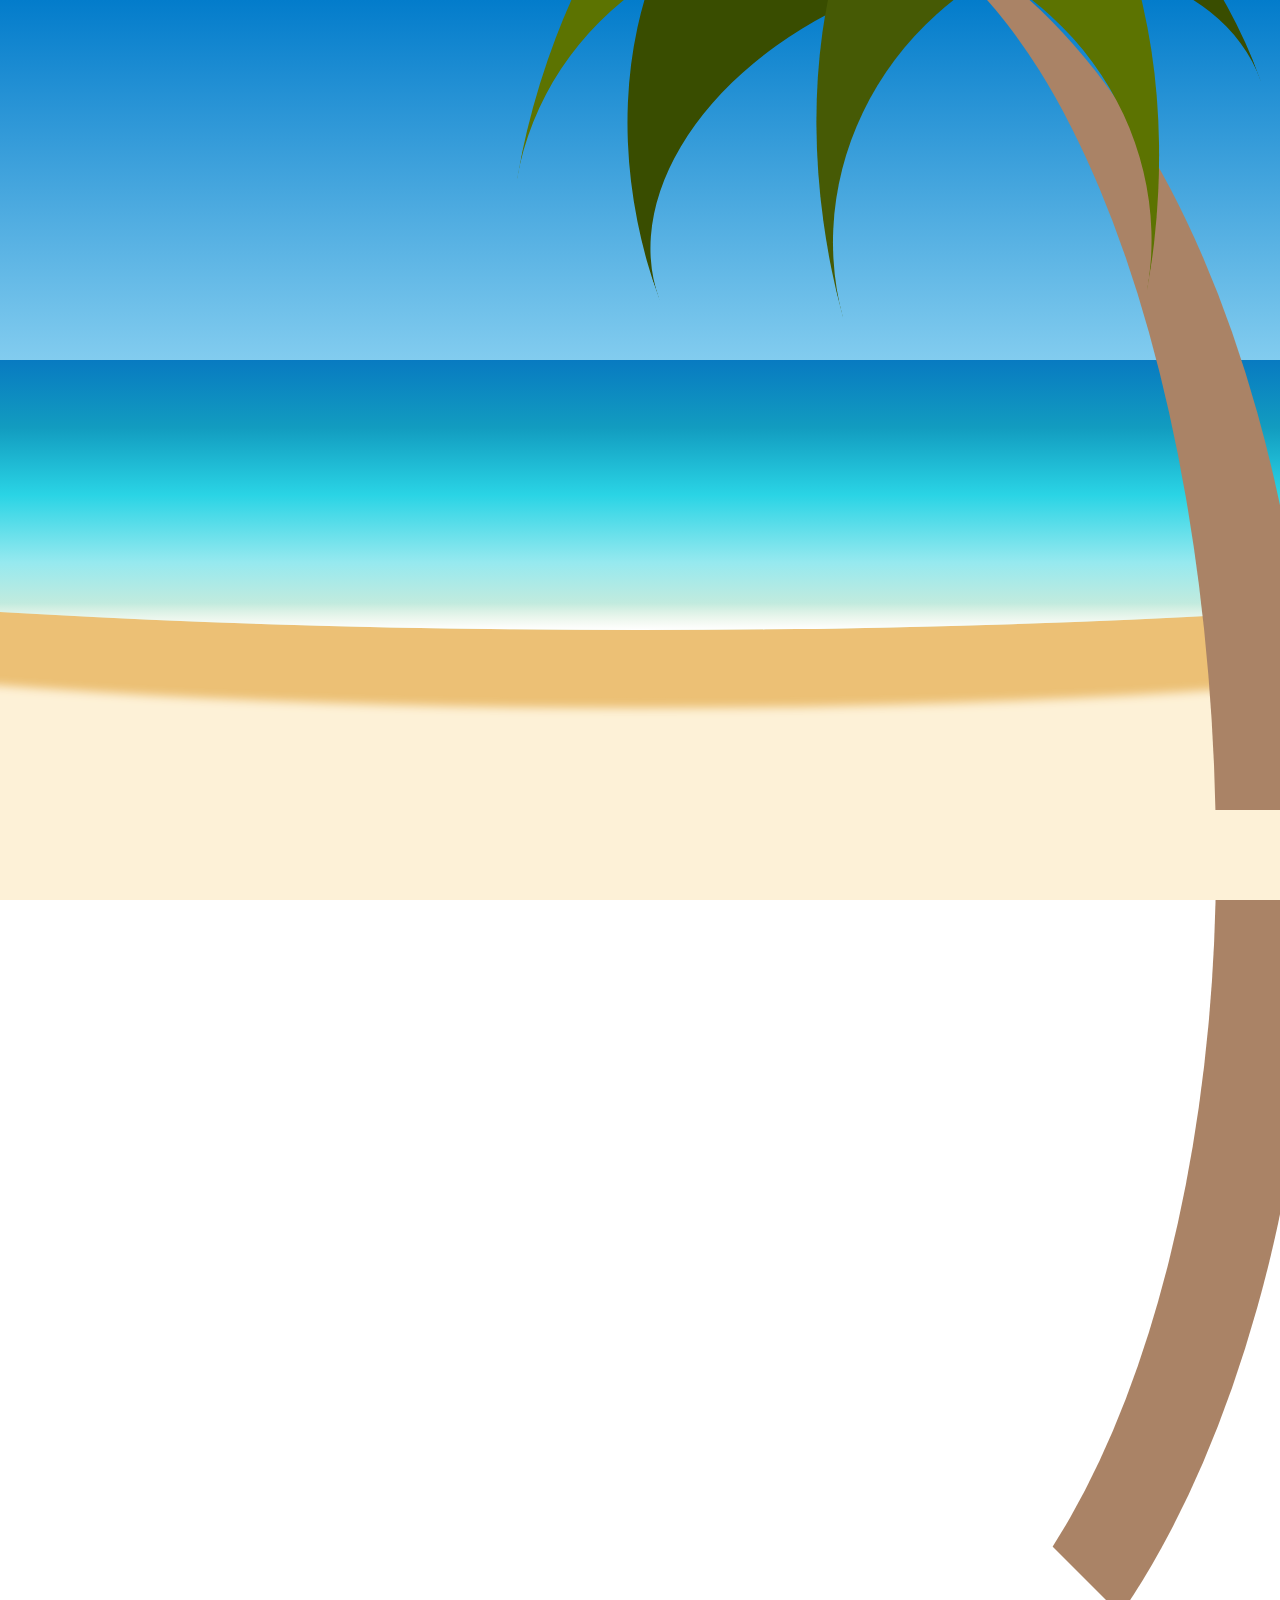
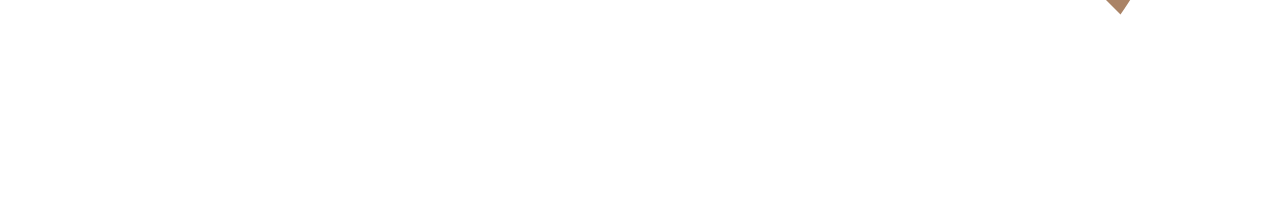
<file: tropical-beach/index.html>
<!DOCTYPE html>
<html lang="en" >
<head>
  <meta charset="UTF-8">
  <title>Tropical</title>
  <link rel="stylesheet" href="./tropicalbeachstyle.css">

</head>
<body>
<!-- partial:index.partial.html -->
<div class="sky"></div>
<div class="sand"></div>
<div class="wet-sand"></div>
<div class="sea">
  <div class="seafoam"></div>
</div>
<div class="palm-tree">
  <div class="trunk"></div>
  <div class="leaves">
    <div class="leaves-1"></div>
    <div class="leaves-2"></div>
    <div class="leaves-3"></div>
  </div>
</div>
<div class="sand-front"></div>
<!-- partial -->
  
</body>
</html>
</file>
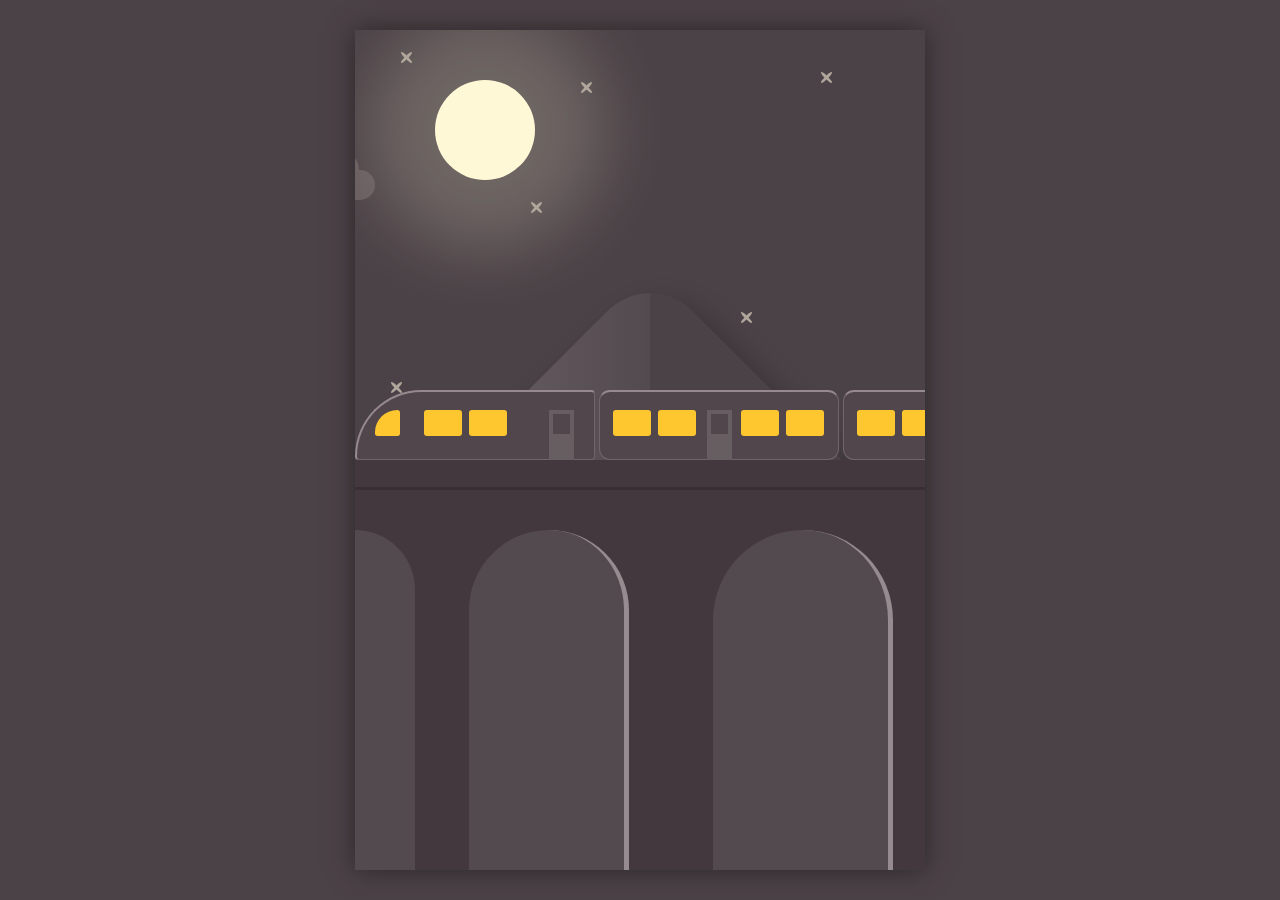
<file: viaje-en-tren/index.html>
<!DOCTYPE html>
<html lang="en">

<head>
    <meta charset="UTF-8">
    <title>Night train animation</title>
    <link rel="stylesheet" href="./night-train-animationstyle.css">

</head>

<body>
    <!-- partial:index.partial.html -->
    <div class="container">
        <div class="moon"></div>
        <div class="clouds">
            <div class="cloud"></div>
            <div class="cloud"></div>
            <div class="cloud"></div>
            <div class="cloud"></div>
            <div class="cloud"></div>
        </div>
        <!-- Clouds end -->
        <div class="stars">
            <div class="star"></div>
            <div class="star"></div>
            <div class="star"></div>
            <div class="star"></div>
            <div class="star"></div>
            <div class="star"></div>
            <div class="star"></div>
        </div>
        <!-- Stars end -->
        <div class="mountain"></div>

        <div class="train-container">
            <div class="train">
                <div class="train-car train-head">
                    <div class="train-windows">
                        <div class="train-head-window"></div>
                        <div class="w-left"></div>
                        <div class="w-right"></div>
                    </div>
                    <div class="train-door"></div>
                </div>
                <!-- Train head end -->
                <div class="train-car">
                    <div class="train-windows">
                        <div class="w-left"></div>
                        <div class="w-right"></div>
                    </div>
                    <div class="train-door"></div>
                    <div class="train-windows">
                        <div class="w-left"></div>
                        <div class="w-right"></div>
                    </div>
                </div>
                <!-- Train car end -->
                <div class="train-car">
                    <div class="train-windows">
                        <div class="w-left"></div>
                        <div class="w-right"></div>
                    </div>
                    <div class="train-door"></div>
                    <div class="train-windows">
                        <div class="w-left"></div>
                        <div class="w-right"></div>
                    </div>
                </div>
                <!-- Train car end -->
                <div class="train-car">
                    <div class="train-windows">
                        <div class="w-left"></div>
                        <div class="w-right"></div>
                    </div>
                    <div class="train-door"></div>
                    <div class="train-windows">
                        <div class="w-left"></div>
                        <div class="w-right"></div>
                    </div>
                </div>
                <!-- Train car end -->
                <div class="train-car">
                    <div class="train-windows">
                        <div class="w-left"></div>
                        <div class="w-right"></div>
                    </div>
                    <div class="train-door"></div>
                    <div class="train-windows">
                        <div class="w-left"></div>
                        <div class="w-right"></div>
                    </div>
                </div>
                <!-- Train car end -->
                <div class="train-car train-end">
                    <div class="train-windows">
                        <div class="train-end-window"></div>
                        <div class="w-left"></div>
                        <div class="w-right"></div>
                    </div>
                    <div class="train-door"></div>
                </div>
                <!-- Train head end -->
            </div>
            <!-- Train end -->
            <div class="train-track">
                <div class="ledge"></div>
                <div class="pillar">
                    <div class="pillar-left"></div>
                    <div class="pillar-middle"></div>
                    <div class="pillar-right"></div>
                </div>
            </div>
            <!-- train-track end -->
        </div>
        <!-- train-container end -->
    </div>
    <!-- partial -->
    <script src="./night-train-animationscript.js"></script>

</body>

</html>
</file>
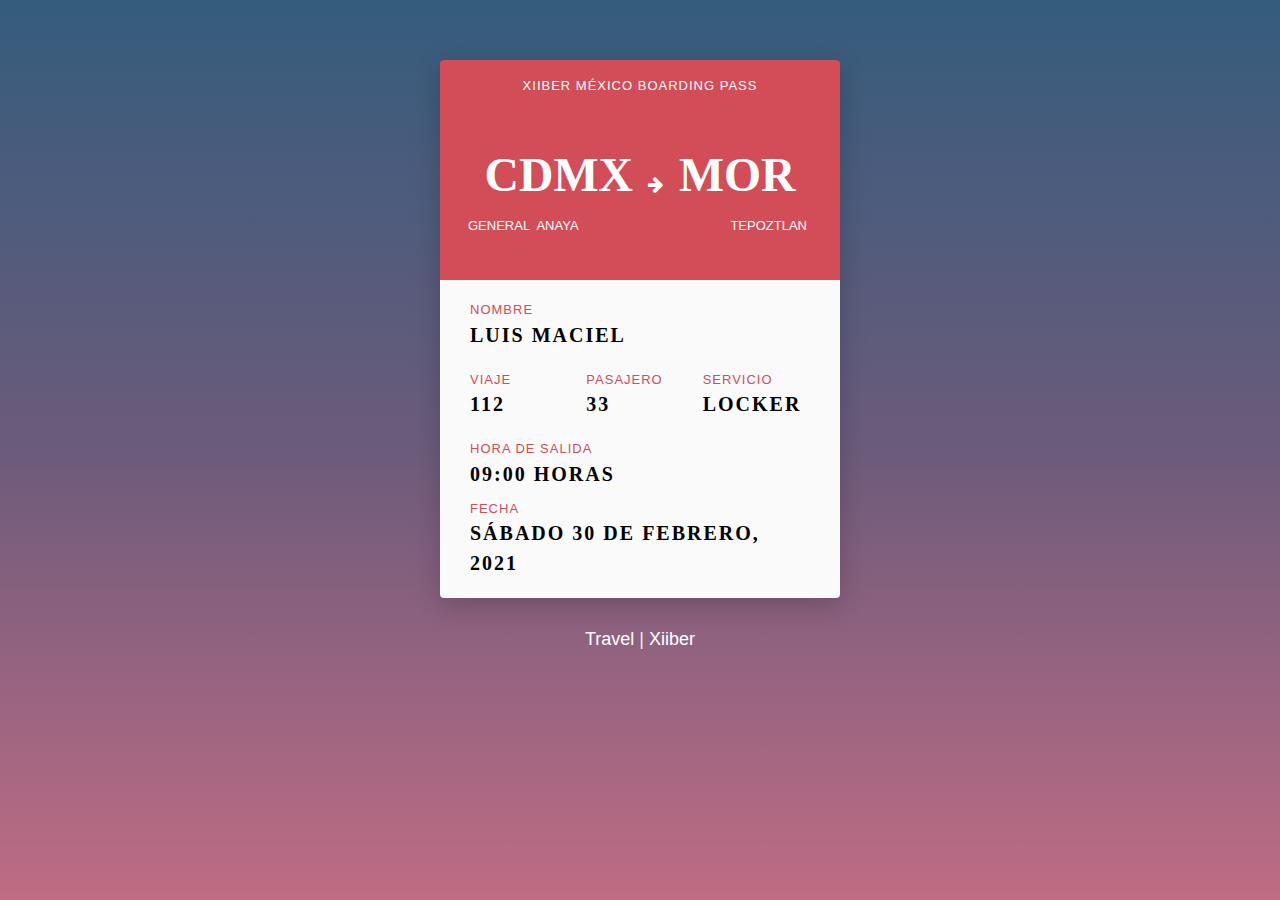
<file: ticket/ticket_rojo.html>
<!DOCTYPE html>									
<html lang="es-MX">									
<head>								
    <title> Xiiber Travel, pase de abordar </title>								
    <meta charset="UTF-8">	
    <meta name="viewport" content="width=device-width, initial-scale=1.0">
    <meta name="google-site-verification" content="#"/>

    <meta name="description" content="Pase de abordar, para el viaje en grupo para hombres gay de la CDMX a Tepoztlan, Morelos, Tepozspa" />
    <meta name="robots" content="index,follow,nosnippet">							
    <meta name="googlebot" content="max-snippet:[0],max-image-preview:[standard]" />
    
    <meta name="viewport" content="width=device-width, initial-scale=1.0">								
    <link rel="stylesheet" href="https://cdnjs.cloudflare.com/ajax/libs/font-awesome/4.7.0/css/font-awesome.min.css">								


<style>
html, body, p
{
    margin: 0;
    padding: 0;
}

html { min-height: 100%; }
body
{
    background-image: linear-gradient(to bottom, #355C7D, #6C5b7B, #C06C84);
    padding: 0;
    font-family: Roboto, Arial, Helvetica, sans-serif;
    font-size: 9px;
    color: #333;
    width: 100%;
}

p
{
    font-family: Roboto, Montserrat, sans-serif;
    font-size: 13px;
    font-weight: 400;
    line-height: 1.5em;
    text-align: left;
    color: #6A6A6A;
}
p.title
{
    font-weight: 500;
    text-transform: uppercase;
    letter-spacing: 1px;
    cursor: default;
    color: #D24D57;
}
p.info
{
    font-family: Roboto, Comfortaa, cursive;
    font-size: 20px;
    font-weight: 700;
    letter-spacing: 2px;
    text-transform: uppercase;
    color: #000;
}

div.boardingInfo
{
    -webkit-column-count: 3;
       -moz-column-count: 3;
            column-count: 3;
}

/* WRAPPER
----------------------------------------------*/
#wrapper { padding: 60px 0 0 0; }
#content
{
    position: relative;
    width: auto;
    margin: 0 auto;
    padding: 20px 30px 20px 30px;
    background-color: #FAFAFA;
}

/* FONT AWESOME CUSTOMIZATION
----------------------------------------------*/
.fa-arrow-right { color: #FFF; }
.fa-qrcode      { color: #FFF; }

/* MAIN STRUCTURE
----------------------------------------------*/
.boarding-box
{
    border-radius: 4px;
    margin: 0 auto;
    padding: 0;
    text-align: center;
    width: 400px;
    overflow-y: auto;

    -webkit-box-shadow: 0 0.75em 3em rgba(0, 0, 0, 0.2);
       -moz-box-shadow: 0 0.75em 3em rgba(0, 0, 0, 0.2);
            box-shadow: 0 0.75em 3em rgba(0, 0, 0, 0.2);
}

.titleBar
{
    height: 50px;
    line-height: 52px;
    letter-spacing: 1px;
    font-family: Roboto, Montserrat, sans-serif;
    font-size: 13px;
    font-weight: 400;
    text-align: center;
    text-transform: uppercase;
    color: #FFF;
    cursor: default;
    background-color: #D24D57;

    -webkit-transition: background-color .2s ease;
            transition: background-color .2s ease;
}
.titleBar-active { background-color: #333; }

.airport
{
    display: inline-block;
    margin: 10px 0 0 0;
    padding: 5px 0 0 0;
    line-height: 100px;
    font-family: Roboto, Comfortaa, cursive;
    font-size: 5.3em;
    font-weight: 700;
    text-align: center;
    text-transform: uppercase;
    color: #FFF;
}
.airport.from { padding-right: 13px; }
.airport.to   { padding-left: 13px;  }

.city
{
    line-height: 1px;
    word-spacing: 0.3em;
    font-family: Montserrat, sans-serif;
    font-size: 13px;
    font-weight: 400;
    text-align: center;
    text-transform: uppercase;
    color: #FFF;
}
.city.from { float: left;  padding-left: 28px;  }
.city.to   { float: right; padding-right: 33px; }

.no-user-select
{
    -webkit-user-select: none;
       -moz-user-select: none;
        -ms-user-select: none;
            user-select: none;
}

/* AIR CANADA BUTTON
----------------------------------------------*/
.btn-logo
{
    position: absolute;
    margin: auto;
    top: -25em;
    right: 0;
    bottom: 0;
    left: 0;
    width: 70px;
    height: 70px;
    border-radius: 50%;
    background-color: #FAFAFA; 
    cursor: pointer;
    transition: all 0.2s linear;
    z-index: 999;
    
    -webkit-box-shadow: 0 1px 5px rgba(0, 0, 0, .1);
       -moz-box-shadow: 0 1px 5px rgba(0, 0, 0, .1);
            box-shadow: 0 1px 5px rgba(0, 0, 0, .1);
}
.btn-logo:hover
{
    -webkit-box-shadow: 0 2px 8px rgba(0, 0, 0, .2);
       -moz-box-shadow: 0 2px 8px rgba(0, 0, 0, .2);
            box-shadow: 0 2px 8px rgba(0, 0, 0, .2);
}
.btn-logo.click { background-color: #333; }

/* QR CODE FOR FONT AWESOME ICON - NOT USED
----------------------------------------------*/
.qrCode
{
    display: inline-block;
    margin: 10px 0 0 0;
    padding: 5px 10px;
    font-size: 7.3em;
}

/* BAR CODE
----------------------------------------------*/
table
{
    width: 100%;
    margin: 0 auto;
    border-collapse: collapse;
}
table, th, td { border: 0; }
td
{
    display: inline-block;
    margin: 37px 0 0 0;
    padding: 0;
    width: 0.3em;
    height: 4.7em;
}

/* SLIDABLE DESTINATION BOX
----------------------------------------------*/
.box-slide              { cursor: default; }
.box-slide.click .slide { transform: translateY(170px); }

.box-slide,
.front,
.back
{
    width: 100%;
    height: 170px;
    overflow-x: hidden;
    overflow-y: hidden;
}

.slide
{
    position: relative;
    transition: 0.5s;
}

.front,
.back
{
    position: absolute;
    top: 0;
    left: 0;
}

.front
{
    background-color: #D24D57;
    z-index: 2;
    transform: translateY(0px);
}

.back
{
    background-color: #333;
    transform: translateY(-170px);
}

/* FOOTER
----------------------------------------------*/
footer
{
    margin-top: 0;
    padding: 25px 0 0 0;
}

.footer-content p
{
    margin: 0 auto;
    font-size: 18px;
    line-height: 32px;
    color: #EEE;
    text-align: center;
}

.footer-content a
{
    color: #FFF; 
    text-decoration: none;
    padding-bottom: 2px;
}
.footer-content a:hover { border-bottom: 1px dotted #EEE; }
</style>
</head>

<body>	

    <div id="wrapper">
      <div class="boarding-box">
        <div class="titleBar no-user-select">
          <span>Xiiber México Boarding Pass</span>
        </div>
        
        <!-- BEGIN BOARDING BOX -->
        <div class="box-slide no-user-select">
          <div class="slide">
            <div class="front">
              <div class="card">
                <span class="airport from">CDMX</span>
                <i class="fa fa-arrow-right fa-2x" aria-hidden="true"></i>
                <span class="airport to">MOR</span>
                <span class="city from">General Anaya</span>
                <span class="city to">Tepoztlan</span>
              </div>
            </div>
            <div class="back">
              <div class="card">
                <!-- <span class="qrCode"><i class="fa fa-qrcode" aria-hidden="true"></i></span> -->
                <table class="barcode">
                  <tr></tr>
                </table>
              </div>
            </div>
          </div>
        </div>
        <!-- END BOARDING BOX -->
        
        <div id="content">
          
          <div>
            <p class="title no-user-select">Nombre</p>
            <p class="info">Luis Maciel</p>
          </div>
          <br/><br/>
          <div class="boardingInfo">
            <p class="title no-user-select">Viaje </p>
            <p class="title no-user-select">Pasajero</p>
            <p class="title no-user-select">Servicio</p>
          </div>
          <div class="boardingInfo">
            <p class="info">112</p>
            <p class="info">33</p>
            <p class="info">Locker</p>
          </div>
          <br/><br/>
          <div>
            <p class="title no-user-select">Hora de salida</p>
            <p class="info">09:00 horas</p>
          </div>
          <br/>
          <div>
            <p class="title no-user-select">Fecha</p>
            <p id="departure-date" class="info">Sábado 30 de febrero, 2021</p>
          </div>
        </div>
      </div>
      <!-- Begin FOOTER -->
      <footer>
        <div class="footer-content">
            <p class="footer">
              <a target="_blank" href="http://travel.xiiber.com">Travel</a> | 
              <a target="_blank" href="http://xiiber.com">Xiiber</a>
            </p>
        </div>
      </footer>
      <!-- End FOOTER -->
    </div>


<script>
$(document).ready(function()
{
    $(".btn-logo").click(function()
    {
        $(".box-slide").toggleClass("click");
        $(".btn-logo").toggleClass("click"); 
        $(".titleBar").toggleClass("titleBar-active");
    });
  
    var depDate = document.getElementById("departure-date");
    depDate.innerText = addDayToDate() + " @ 21:15";
    
    drawBarcode();
});

function addDayToDate()
{
    Date.prototype.monthNames = [ "January", "February", "March", "April", "May", "June", "July", "August", "September", "October", "November", "December" ];
    Date.prototype.getMonthName      = function() { return this.monthNames[this.getMonth()]; };
    Date.prototype.getShortMonthName = function() { return this.getMonthName().substr(0, 3); };

    var now  = new Date();
    var next = new Date(now.getTime() + 86400000);
    return next.getShortMonthName() + " " + next.getDate() + " " + next.getFullYear();
}

function drawBarcode()
{
    var bars = "01001100101010110110010001001010101101010011001011001001001101010";
    
    table = $('tr');
    for (var i = 0; i < bars.length; i++)
    {
        if (bars[i] == 1)
          table.append('<td bgcolor="#333"/>');
        else
          table.append('<td bgcolor="#FFF"/>');
    }
}
</script>
</body>
</html>
</file>
<file: tropical-beach/tropicalbeachstyle.css>
body {
  margin: 0px;
  overflow: hidden;
}

div {
  position: absolute;
}

.sky {
  height: 40%;
  width: 100%;
  background: linear-gradient(to bottom, #037ccb 0%, #82ccef 100%);
}

.sea {
  height: 30%;
  width: 200%;
  left: -50%;
  top: 40%;
  border-radius: 0 0 50% 50%;
  background: linear-gradient(to bottom, #087ac1 0%, #129cc0 25%, #2ad4e5 50%, #96e9ef 75%, #deecd3 100%);
  animation: waveanim ease-in-out 10s;
  animation-iteration-count: infinite;
  transform-origin: 50% 0%;
  overflow: hidden;
}

.seafoam {
  width: 100%;
  height: 100%;
  background: linear-gradient(to bottom, transparent 0%, transparent 90%, white 100%);
  animation: seafoamanim ease-in-out 10s;
  animation-iteration-count: infinite;
}

.sand {
  height: 35%;
  width: 100%;
  background: #fdf1d7;
  top: 65%;
}

.sand-front {
  height: 10%;
  width: 100%;
  background: #fdf1d7;
  top: 90%;
}

.wet-sand {
  height: 37.5%;
  width: 200%;
  left: -50%;
  top: 40%;
  border-radius: 0 0 50% 50%;
  background: #ecc075;
  box-shadow: 0 10px 10px 0 #ecc075;
  animation: wetsandanim ease-in-out 10s;
  animation-iteration-count: infinite;
}

.palm-tree, .leaves {
  width: 100%;
  height: 100%;
}

.trunk {
  width: 70%;
  height: 200%;
  left: 25%;
  top: -10%;
  border-radius: 50%;
  border-bottom: 100px solid transparent;
  border-right: 100px solid #aa8366;
}

.leaves-1 {
  width: 50%;
  height: 70%;
  left: 50%;
  top: -25%;
  transform: rotate(-20deg);
  border-radius: 50%;
  border-top: 200px solid #394d00;
}

.leaves-2 {
  width: 50%;
  height: 90%;
  left: 40%;
  top: -30%;
  transform: rotate(10deg);
  border-radius: 50%;
  border-top: 200px solid #5c7301;
}

.leaves-3 {
  width: 50%;
  height: 90%;
  left: 65%;
  top: -30%;
  transform: rotate(-15deg);
  border-radius: 50%;
  border-top: 200px solid #465a05;
}

@keyframes waveanim {
  0% {
    transform: scaleY(1);
  }
  35% {
    transform: scaleY(1.3);
  }
  69% {
    transform: scaleY(1);
  }
  100% {
    transform: scaleY(1);
  }
}
@keyframes wetsandanim {
  0% {
    opacity: 0.2;
  }
  34% {
    opacity: 0.2;
  }
  35% {
    opacity: 0.7;
  }
  100% {
    opacity: 0.2;
  }
}
@keyframes seafoamanim {
  0% {
    opacity: 0;
  }
  30% {
    opacity: 1;
  }
  50% {
    opacity: 0;
  }
  100% {
    opacity: 0;
  }
}
</file>
<file: viaje-en-tren/night-train-animationstyle.css>
*,
*::before,
*::after {
  margin: 0;
  padding: 0;
  box-sizing: border-box;
}

html {
  font-size: 62.5%;
}

body {
  font-size: 1.6rem;
  min-height: 100vh;
  display: -webkit-box;
  display: flex;
  -webkit-box-align: center;
          align-items: center;
  -webkit-box-pack: center;
          justify-content: center;
  background: #4b4247;
}

.container {
  width: 57rem;
  height: 84rem;
  position: relative;
  box-shadow: 0 0 2.5rem #2b2628;
  overflow: hidden;
}

.moon {
  width: 10rem;
  height: 10rem;
  border-radius: 50%;
  background: #fff8d7;
  box-shadow: 0 0 7rem 7rem rgba(255, 248, 216, 0.2);
  position: absolute;
  top: 5rem;
  left: 8rem;
}

.clouds {
  opacity: 0.4;
}

.cloud {
  display: inline-block;
  width: 10rem;
  height: 3rem;
  background: #918584;
  border-radius: 5rem 3.5rem 3.5rem 1.5rem;
  position: absolute;
  -webkit-animation: cloud-move 50s linear infinite;
          animation: cloud-move 50s linear infinite;
}
.cloud::before, .cloud::after {
  content: "";
  position: absolute;
  background: inherit;
  border-radius: 3.5rem;
}
.cloud::before {
  width: 4rem;
  height: 4.5rem;
  bottom: 0;
  left: 1.2rem;
}
.cloud::after {
  width: 4rem;
  height: 5rem;
  bottom: 0;
  right: 1.6rem;
}
.cloud:nth-child(1) {
  top: 14rem;
  left: -8rem;
}
.cloud:nth-child(2) {
  top: 26rem;
  left: -20rem;
}
.cloud:nth-child(3) {
  top: 18rem;
  left: -35rem;
}
.cloud:nth-child(4) {
  top: 32rem;
  left: -60rem;
}
.cloud:nth-child(5) {
  top: 20rem;
  left: -70rem;
}

@-webkit-keyframes cloud-move {
  0% {
    -webkit-transform: translateX(-10rem);
            transform: translateX(-10rem);
  }
  100% {
    -webkit-transform: translateX(125rem);
            transform: translateX(125rem);
  }
}

@keyframes cloud-move {
  0% {
    -webkit-transform: translateX(-10rem);
            transform: translateX(-10rem);
  }
  100% {
    -webkit-transform: translateX(125rem);
            transform: translateX(125rem);
  }
}
.star {
  position: absolute;
  -webkit-animation: star-blink 7s infinite -1s;
          animation: star-blink 7s infinite -1s;
}
.star:nth-child(even) {
  -webkit-animation: star-blink 7s infinite 2s;
          animation: star-blink 7s infinite 2s;
}
.star:first-child {
  top: 2rem;
  left: 5rem;
}
.star:nth-child(2) {
  top: 4rem;
  right: 10rem;
}
.star:nth-child(3) {
  top: 5rem;
  left: 23rem;
}
.star:nth-child(4) {
  top: 17rem;
  left: 18rem;
}
.star:nth-child(5) {
  top: 35rem;
  left: 4rem;
}
.star:nth-child(6) {
  top: 28rem;
  right: 18rem;
}
.star:nth-child(7) {
  top: 36rem;
  right: 10rem;
}
.star::before, .star::after {
  content: "";
  height: 1.5rem;
  width: 0.3rem;
  border-radius: 45%;
  background: #b0a69b;
  position: absolute;
  top: 0;
  left: 50%;
  -webkit-transform: translateX(-50%);
          transform: translateX(-50%);
}
.star::before {
  -webkit-transform: rotate(-45deg);
          transform: rotate(-45deg);
}
.star::after {
  -webkit-transform: rotate(45deg);
          transform: rotate(45deg);
}

@-webkit-keyframes star-blink {
  0% {
    opacity: 1;
  }
  60% {
    opacity: 0.2;
  }
}

@keyframes star-blink {
  0% {
    opacity: 1;
  }
  60% {
    opacity: 0.2;
  }
}
.mountain {
  width: 49rem;
  height: 49rem;
  background: linear-gradient(-225deg, #796f74, #534a4f 50%, #4a4246 50%);
  position: absolute;
  top: 34rem;
  left: 5rem;
  -webkit-transform: rotate(-45deg);
          transform: rotate(-45deg);
  border-radius: 6rem;
  box-shadow: 0 2rem 3rem rgba(0, 0, 0, 0.3);
}

.train-container {
  position: absolute;
  width: 100%;
  bottom: -4rem;
  z-index: 10;
}

.train {
  width: 169rem;
  -webkit-animation: train-move 8s linear -1s infinite forwards;
          animation: train-move 8s linear -1s infinite forwards;
}
.train-car {
  display: inline-block;
  vertical-align: top;
  width: 24rem;
  height: 7rem;
  padding-top: 1.8rem;
  padding-left: 1.3rem;
  border: 1px solid #71656a;
  border-top: 2px solid #978a8e;
  border-radius: 1.1rem;
  background: #50464b;
}
.train-head, .train-end {
  padding-left: 1.8rem;
  border-radius: 20rem 1.1rem 1.1rem;
  border-left: 2px solid #978a8e;
}
.train-head .train-windows, .train-end .train-windows {
  width: 17rem;
}
.train-head-window, .train-end-window {
  width: 2.5rem !important;
  border-top-left-radius: 2.5rem !important;
  margin-right: 2rem !important;
}
.train-end {
  -webkit-transform: rotateY(180deg);
          transform: rotateY(180deg);
}
.train-windows, .train-door {
  display: inline-block;
}
.train-windows {
  width: 9rem;
  height: 5rem;
}
.train-windows .w-left,
.train-windows .w-right,
.train-windows .train-head-window,
.train-windows .train-end-window {
  display: inline-block;
  width: 3.8rem;
  height: 2.6rem;
  margin-right: 0.3rem;
  border-radius: 0.3rem;
  background: #ffc72f;
}
.train-door {
  vertical-align: top;
  width: 2.5rem;
  height: 5rem;
  padding: 0.4rem;
  margin-right: 0.5rem;
  background: #675e62;
  position: relative;
}
.train-door::before {
  content: "";
  width: 100%;
  height: 2rem;
  background: #50464b;
  display: block;
}

.train-track {
  width: 100%;
  height: 45rem;
  background: #43383e;
}

.ledge {
  width: 100%;
  height: 3rem;
  margin-bottom: 4rem;
  border-bottom: 3px solid #392e34;
}

.pillar div {
  height: 38rem;
  background: #534a4f;
  display: inline-block;
  border-radius: 30rem 30rem 0 0;
}
.pillar-left {
  width: 12rem;
  margin-left: -6rem;
  margin-right: 5rem;
}
.pillar-middle, .pillar-right {
  border-right: 5px solid #968b8e;
}
.pillar-middle {
  width: 16rem;
  margin-right: 8rem;
}
.pillar-right {
  width: 18rem;
  margin-right: 0.8rem;
}

@-webkit-keyframes train-move {
  0% {
    -webkit-transform: translateX(60rem);
            transform: translateX(60rem);
  }
  100% {
    -webkit-transform: translateX(-170rem);
            transform: translateX(-170rem);
  }
}

@keyframes train-move {
  0% {
    -webkit-transform: translateX(60rem);
            transform: translateX(60rem);
  }
  100% {
    -webkit-transform: translateX(-170rem);
            transform: translateX(-170rem);
  }
}
</file>
